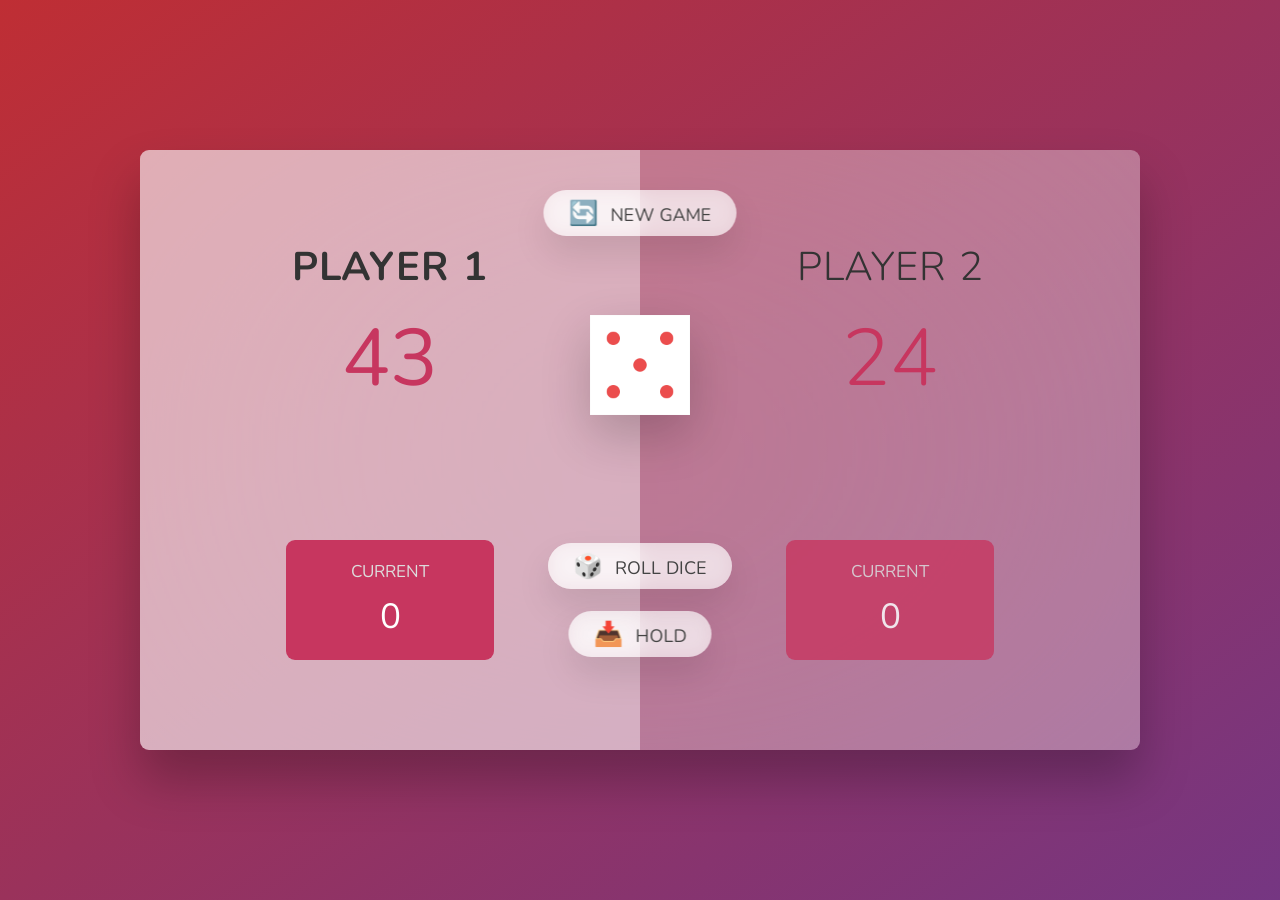
<file: index.html>
<!doctype html>
<html lang="en">
  <head>
    <meta charset="UTF-8" />
    <meta name="viewport" content="width=device-width, initial-scale=1.0" />
    <meta http-equiv="X-UA-Compatible" content="ie=edge" />
    <link rel="stylesheet" href="style.css" />
    <title>Pig Game</title>
  </head>
  <body>
    <main>
      <section class="player player--0 player--active">
        <h2 class="name" id="name--0">Player 1</h2>
        <p class="score" id="score--0">43</p>
        <div class="current">
          <p class="current-label">Current</p>
          <p class="current-score" id="current--0">0</p>
        </div>
      </section>
      <section class="player player--1">
        <h2 class="name" id="name--1">Player 2</h2>
        <p class="score" id="score--1">24</p>
        <div class="current">
          <p class="current-label">Current</p>
          <p class="current-score" id="current--1">0</p>
        </div>
      </section>

      <img src="dice-5.png" alt="Playing dice" class="dice" />
      <button class="btn btn--new">🔄 New game</button>
      <button class="btn btn--roll">🎲 Roll dice</button>
      <button class="btn btn--hold">📥 Hold</button>
    </main>
    <script src="script.js"></script>
  </body>
</html>
</file>
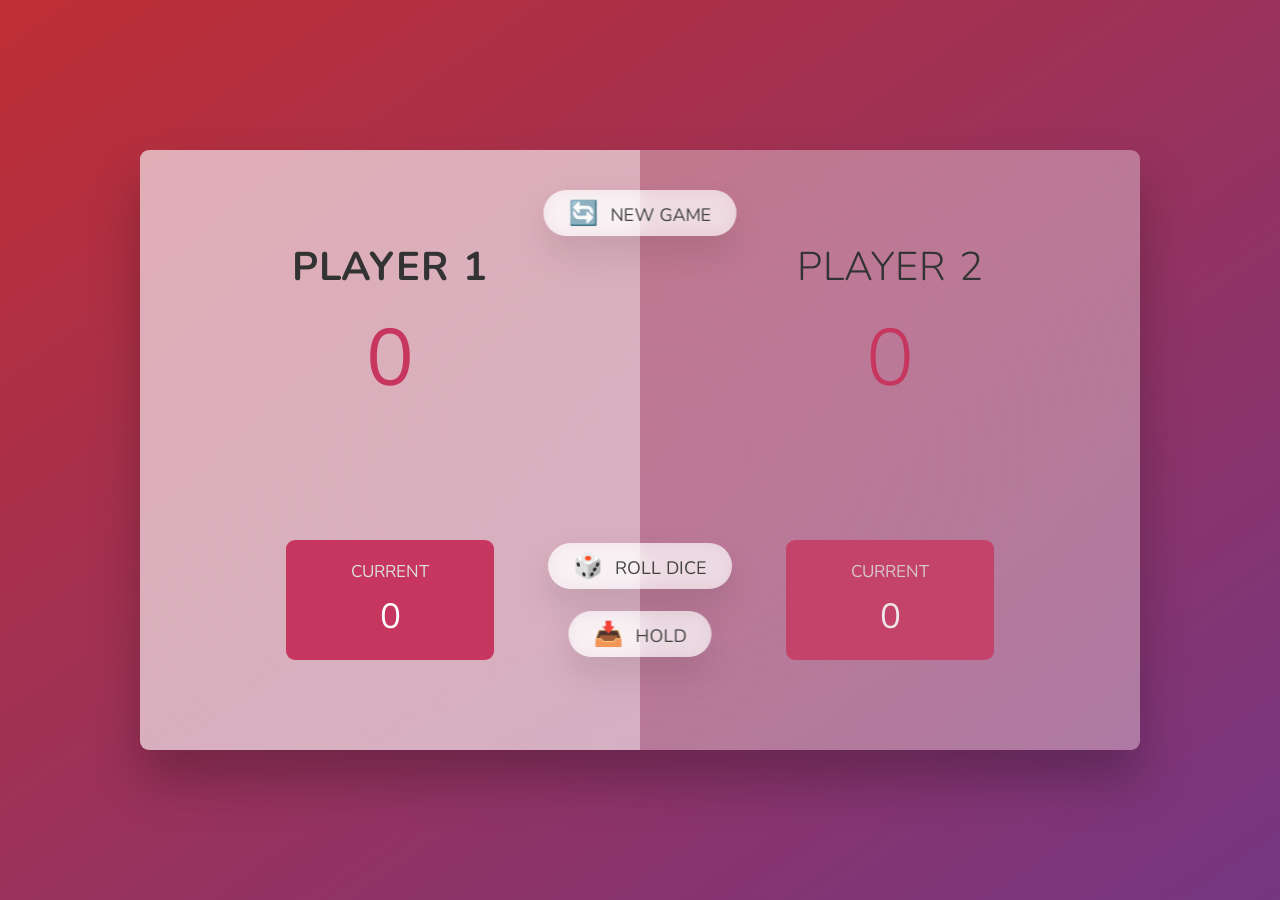
<file: Sekcja7a/index.html>
<!doctype html>
<html lang="en">
  <head>
    <meta charset="UTF-8" />
    <meta name="viewport" content="width=device-width, initial-scale=1.0" />
    <meta http-equiv="X-UA-Compatible" content="ie=edge" />
    <link rel="stylesheet" href="style.css" />
    <title>Pig Game</title>
  </head>
  <body>
    <main>
      <section class="player player--0 player--active">
        <h2 class="name" id="name--0">Player 1</h2>
        <p class="score" id="score--0">0</p>
        <div class="current">
          <p class="current-label">Current</p>
          <p class="current-score" id="current--0">0</p>
        </div>
      </section>
      <section class="player player--1">
        <h2 class="name" id="name--1">Player 2</h2>
        <p class="score" id="score--1">0</p>
        <div class="current">
          <p class="current-label">Current</p>
          <p class="current-score" id="current--1">0</p>
        </div>
      </section>
      <img src="dice-5.png" alt="Playing dice" class="dice hidden" />
      <button class="btn btn--new">🔄 New game</button>
      <button class="btn btn--roll">🎲 Roll dice</button>
      <button class="btn btn--hold">📥 Hold</button>
    </main>
    <script src="script.js"></script>
  </body>
</html>
</file>
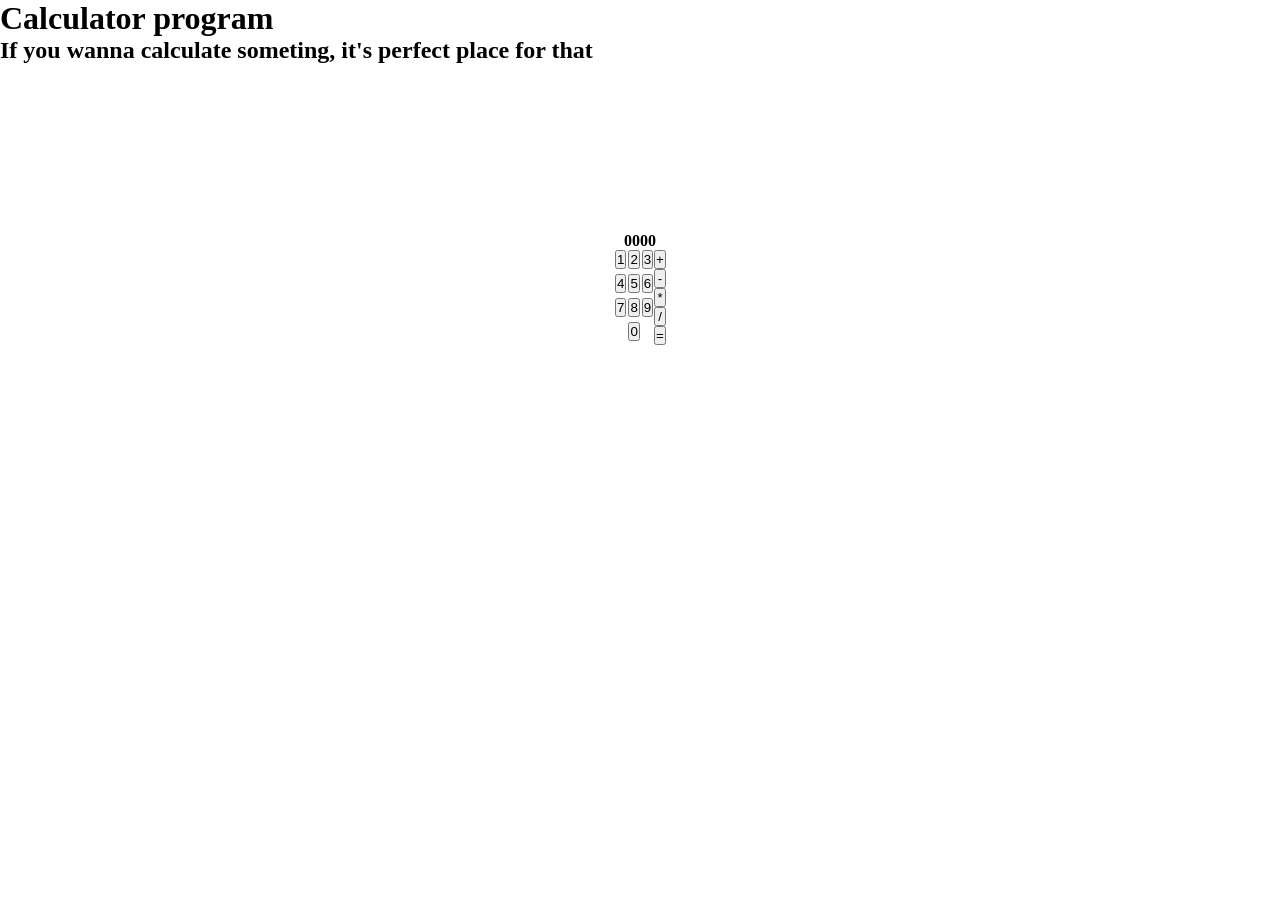
<file: JS/Calculator/index.html>
<!doctype html>
<html lang="en">
  <head>
    <meta charset="UTF-8" />
    <meta name="viewport" content="width=device-width, initial-scale=1.0" />
    <title>Calculator</title>
    <link rel="stylesheet" href="./style.css" />
  </head>
  <body>
    <header>
      <div class="header">
        <h1>Calculator program</h1>
        <h2>If you wanna calculate someting, it's perfect place for that</h2>
      </div>
    </header>
    <!-- In main (TODO)
     TEST
      tab with +/-/etc...
      place with result of calculates
      every element like +/-/=/etc... need id
    -->
    <main>
      <div class="calc-container">
        <div class="calc-content">
          <div class="result">
            <h4 id="result">0000</h4>
          </div>
          <div class="calc-options">
            <div class="numbers">
              <button class="number" id="1" onclick="calc(1)">1</button>
              <button class="number" id="2" onclick="calc(2)">2</button>
              <button class="number" id="3" onclick="calc(3)">3</button>
              <button class="number" id="4" onclick="calc(4)">4</button>
              <button class="number" id="5" onclick="calc(5)">5</button>
              <button class="number" id="6" onclick="calc(6)">6</button>
              <button class="number" id="7" onclick="calc(7)">7</button>
              <button class="number" id="8" onclick="calc(8)">8</button>
              <button class="number" id="9" onclick="calc(9)">9</button>
              <button class="number" id="0" onclick="calc(0)">0</button>
            </div>
            <div class="operations">
              <button class="operation" id="+" onclick="operation('+')">
                +
              </button>
              <button class="operation" id="-" onclick="operation('-')">
                -
              </button>
              <button class="operation" id="*" onclick="operation('*')">
                *
              </button>
              <button class="operation" id="/" onclick="operation('/')">
                /
              </button>
              <button class="operation" id="=" onclick="operation('=')">
                =
              </button>
            </div>
          </div>
        </div>
      </div>
    </main>
    <footer></footer>
    <script src="./script.js"></script>
  </body>
</html>
</file>
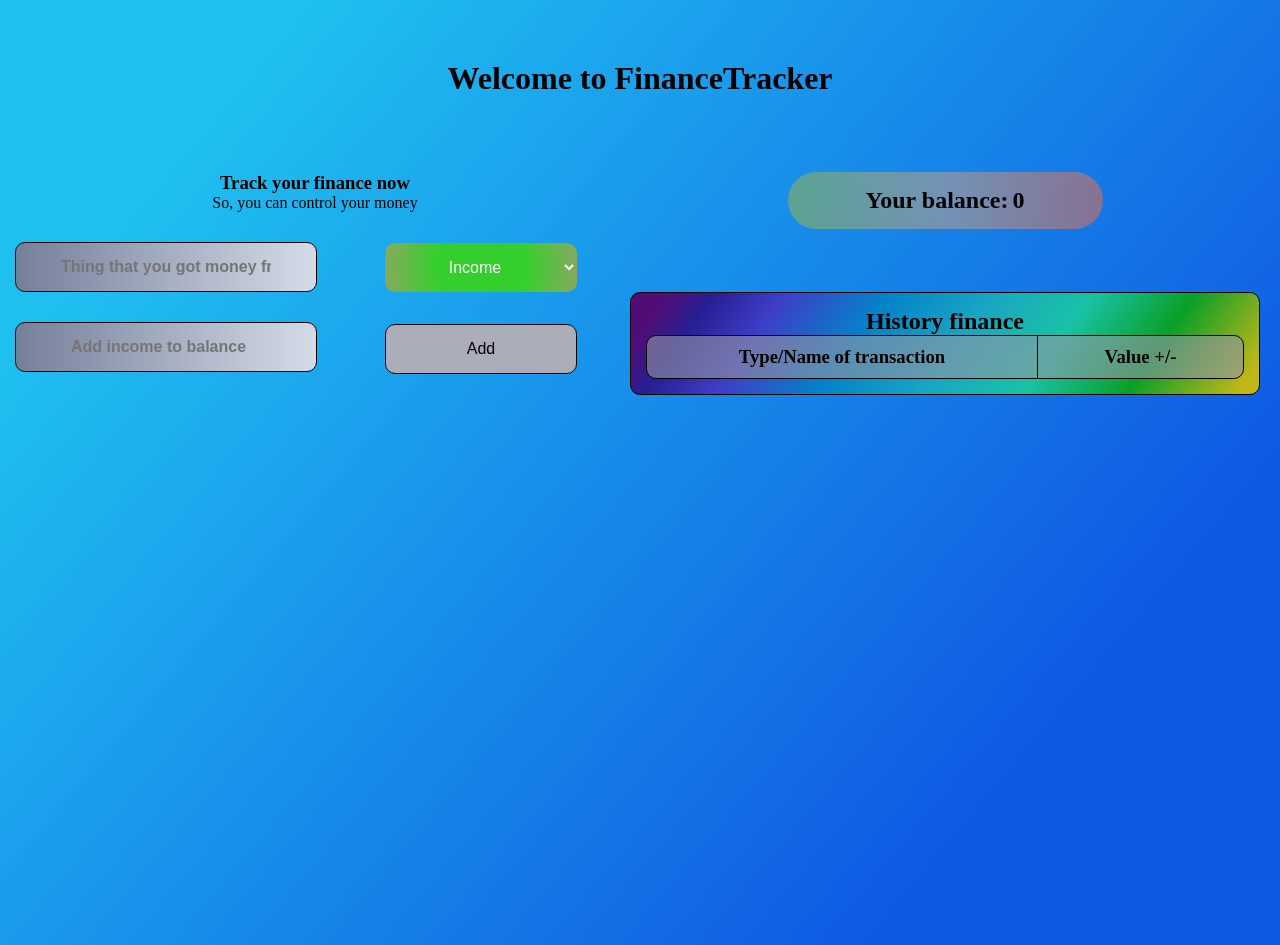
<file: JS/FinanceTracker/index.html>
<!doctype html>
<html lang="en">
  <head>
    <meta charset="UTF-8" />
    <meta name="viewport" content="width=device-width, initial-scale=1.0" />
    <title>FinanceTracker</title>
    <link rel="stylesheet" href="./style.css" />
  </head>
  <body>
    <header>
      <h1>Welcome to FinanceTracker</h1>
    </header>
    <main>
      <div class="mainCountainer">
        <div class="leftCountainer">
          <div class="info">
            <h3>Track your finance now</h3>
            <p>So, you can control your money</p>
          </div>
          <div class="form">
            <div class="inputs">
              <input type="text" id="text-input" class="input" />
              <input type="number" id="balance-input" class="input" />
            </div>
            <div class="interaction">
              <select name="select" id="type" class="selects">
                <option value="income" class="income-select">Income</option>
                <option value="expense" class="expense-select">
                  Expense
                </option></select
              ><br />
              <button type="button" onclick="track()" class="btn">Add</button>
            </div>
          </div>
        </div>
        <div class="rightCountainer">
          <div class="balance">
            <h2>Your balance:</h2>
            <h2 id="balance">0</h2>
          </div>
          <div class="history">
            <div class="tab">
              <h2>History finance</h2>
              <div class="header-tab first-header-tab">
                <h3 class="content-h3">Type/Name of transaction</h3>
                <h3 class="content-h3">Value +/-</h3>
              </div>
              <div id="history"></div>
            </div>
          </div>
        </div>
      </div>
    </main>
    <footer></footer>
    <script src="./script.js"></script>
  </body>
</html>
</file>
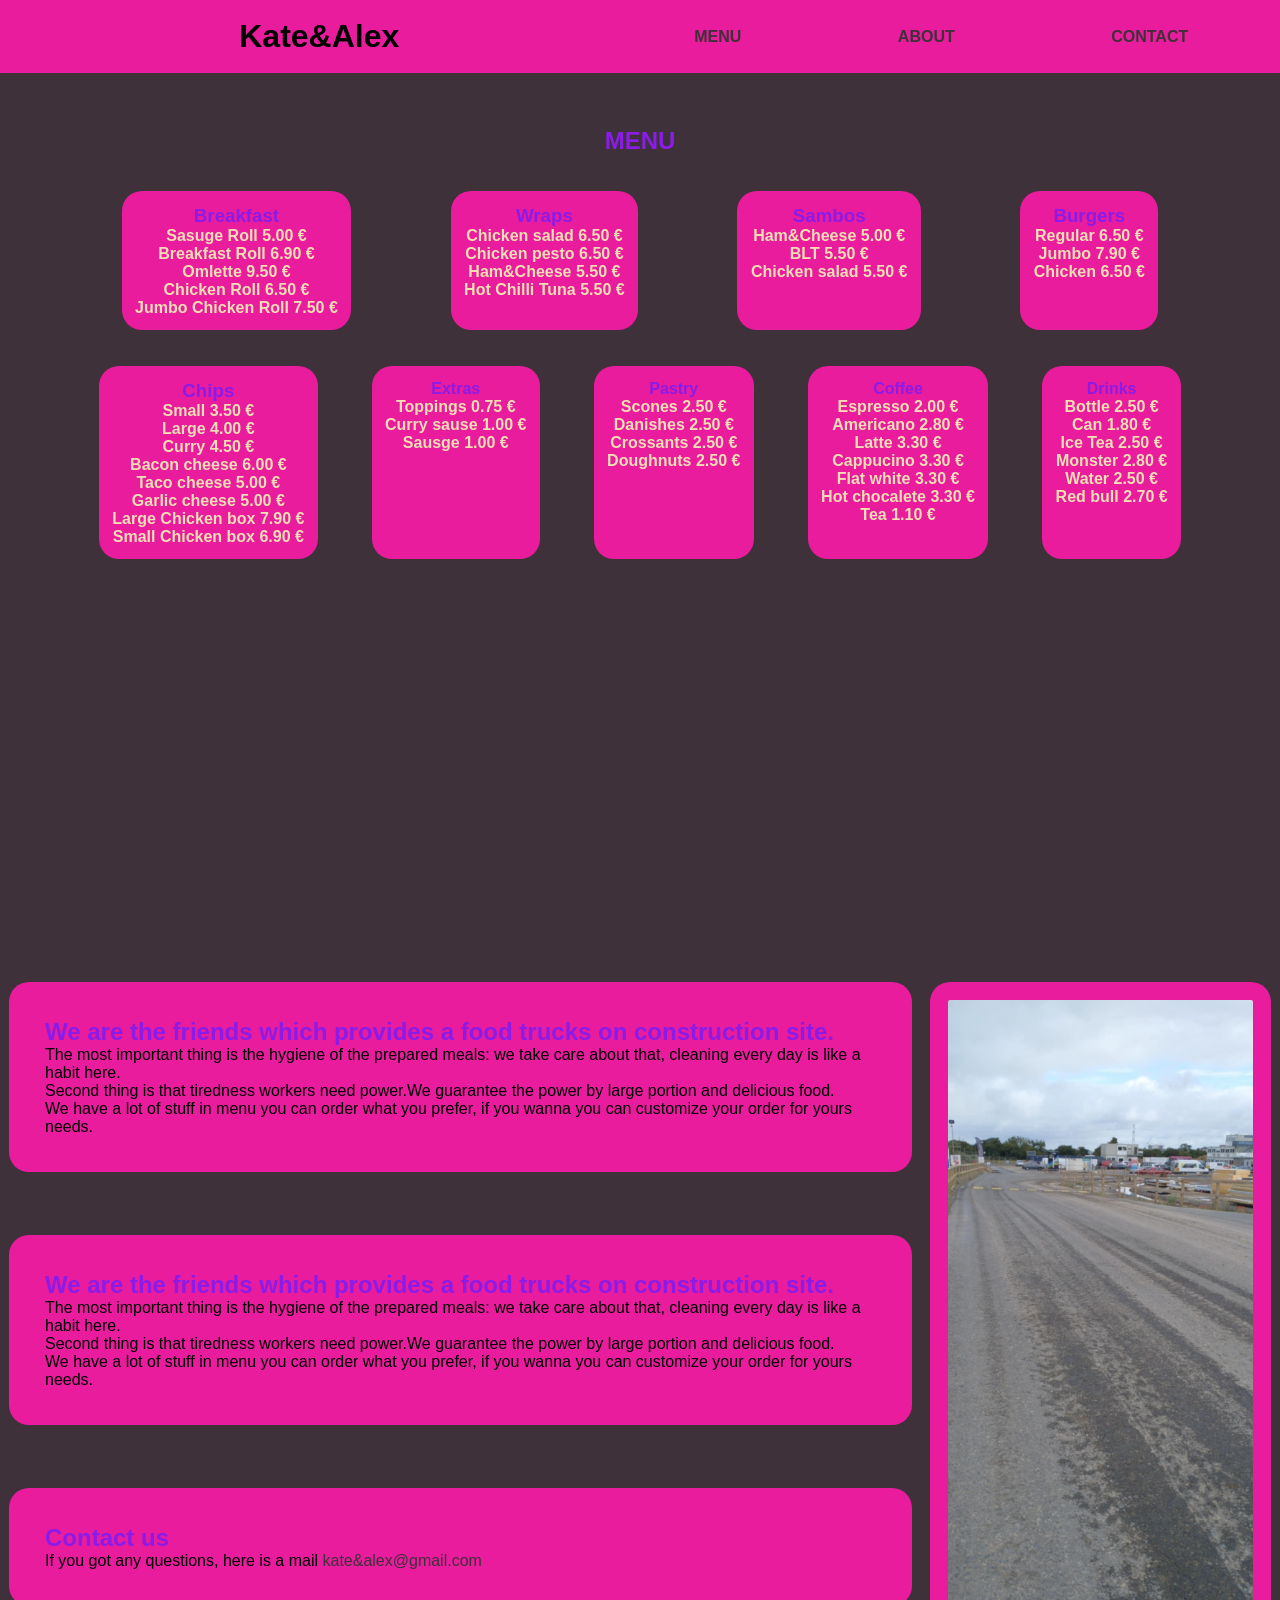
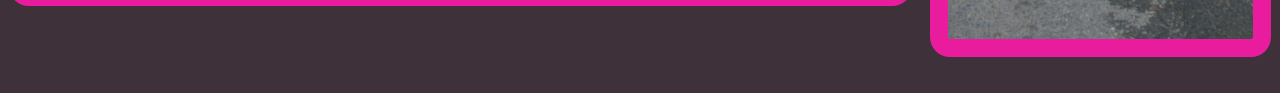
<file: JS/kanapki/index.html>
<!DOCTYPE html>
<html lang="en">
  <head>
    <meta charset="UTF-8" />
    <meta name="viewport" content="width=device-width, initial-scale=1.0" />
    <title>Kate&Alex</title>
    <link rel="stylesheet" href="style.css" />
  </head>
  <body>
    <header>
      <h1>Kate&Alex</h1>
      <nav>
        <ul>
          <li>
            <a href="#menu"><b>MENU</b></a>
          </li>
          <li>
            <a href="#about"><b>ABOUT</b></a>
          </li>
          <li>
            <a href="#contact"><b>CONTACT</b></a>
          </li>
        </ul>
      </nav>
    </header>
    <main>
      <section id="menu">
        <h2>MENU</h2>
        <!-- 
        Zrobić opcje menu jako Modale 
        Po kliknięciu w daną opcje menu
        Wyskakuje okienko z danymi pozycjami i cenami
        -->
        <div class="menu">
          <div class="content">
            <h3>Breakfast</h3>
            <p class="menu-option">Sasuge Roll 5.00 €</p>
            <p class="menu-option">Breakfast Roll 6.90 €</p>
            <p class="menu-option">Omlette 9.50 €</p>
            <p class="menu-option">Chicken Roll 6.50 €</p>
            <p class="menu-option">Jumbo Chicken Roll 7.50 €</p>
          </div>
          <div class="content">
            <h3>Wraps</h3>
            <p class="menu-option">Chicken salad 6.50 €</p>
            <p class="menu-option">Chicken pesto 6.50 €</p>
            <p class="menu-option">Ham&Cheese 5.50 €</p>
            <p class="menu-option">Hot Chilli Tuna 5.50 €</p>
          </div>
          <div class="content">
            <h3>Sambos</h3>
            <p class="menu-option">Ham&Cheese 5.00 €</p>
            <p class="menu-option">BLT 5.50 €</p>
            <p class="menu-option">Chicken salad 5.50 €</p>
          </div>
          <div class="content">
            <h3>Burgers</h3>
            <p class="menu-option">Regular 6.50 €</p>
            <p class="menu-option">Jumbo 7.90 €</p>
            <p class="menu-option">Chicken 6.50 €</p>
          </div>
          <div class="content">
            <h3>Chips</h3>
            <p class="menu-option">Small 3.50 €</p>
            <p class="menu-option">Large 4.00 €</p>
            <p class="menu-option">Curry 4.50 €</p>
            <p class="menu-option">Bacon cheese 6.00 €</p>
            <p class="menu-option">Taco cheese 5.00 €</p>
            <p class="menu-option">Garlic cheese 5.00 €</p>
            <p class="menu-option">Large Chicken box 7.90 €</p>
            <p class="menu-option">Small Chicken box 6.90 €</p>
          </div>
          <div class="content">
            <h4>Extras</h4>
            <p class="menu-option">Toppings 0.75 €</p>
            <p class="menu-option">Curry sause 1.00 €</p>
            <p class="menu-option">Sausge 1.00 €</p>
          </div>
          <div class="content">
            <h4>Pastry</h4>
            <p class="menu-option">Scones 2.50 €</p>
            <p class="menu-option">Danishes 2.50 €</p>
            <p class="menu-option">Crossants 2.50 €</p>
            <p class="menu-option">Doughnuts 2.50 €</p>
          </div>
          <div class="content">
            <h4>Coffee</h4>
            <p class="menu-option">Espresso 2.00 €</p>
            <p class="menu-option">Americano 2.80 €</p>
            <p class="menu-option">Latte 3.30 €</p>
            <p class="menu-option">Cappucino 3.30 €</p>
            <p class="menu-option">Flat white 3.30 €</p>
            <p class="menu-option">Hot chocalete 3.30 €</p>
            <p class="menu-option">Tea 1.10 €</p>
          </div>
          <div class="content">
            <h4>Drinks</h4>
            <p class="menu-option">Bottle 2.50 €</p>
            <p class="menu-option">Can 1.80 €</p>
            <p class="menu-option">Ice Tea 2.50 €</p>
            <p class="menu-option">Monster 2.80 €</p>
            <p class="menu-option">Water 2.50 €</p>
            <p class="menu-option">Red bull 2.70 €</p>
          </div>
        </div>
      </section>
      <section id="about">
        <div class="about">
          <div class="about-left">
            <div class="about-text">
              <h2>
                We are the friends which provides a food trucks on construction
                site.
              </h2>
              <p>
                The most important thing is the hygiene of the prepared meals:
                we take care about that, cleaning every day is like a habit
                here.
              </p>
              <p>
                Second thing is that tiredness workers need power.We guarantee
                the power by large portion and delicious food.
              </p>
              <p>
                We have a lot of stuff in menu you can order what you prefer, if
                you wanna you can customize your order for yours needs.
              </p>
            </div>
            <div class="about-text">
              <h2>
                We are the friends which provides a food trucks on construction
                site.
              </h2>
              <p>
                The most important thing is the hygiene of the prepared meals:
                we take care about that, cleaning every day is like a habit
                here.
              </p>
              <p>
                Second thing is that tiredness workers need power.We guarantee
                the power by large portion and delicious food.
              </p>
              <p>
                We have a lot of stuff in menu you can order what you prefer, if
                you wanna you can customize your order for yours needs.
              </p>
            </div>
            <section id="contact">
              <div class="contact-text">
                <h2>Contact us</h2>
                <p>
                  If you got any questions, here is a mail
                  <a href="mailto:kate&alex@gmail.com">kate&alex@gmail.com</a>
                </p>
              </div>
            </section>
          </div>

          <div class="about-photo">
            <img src="./about.jpg" alt="" />
          </div>
        </div>
      </section>
    </main>
    <footer></footer>
  </body>
</html>
</file>
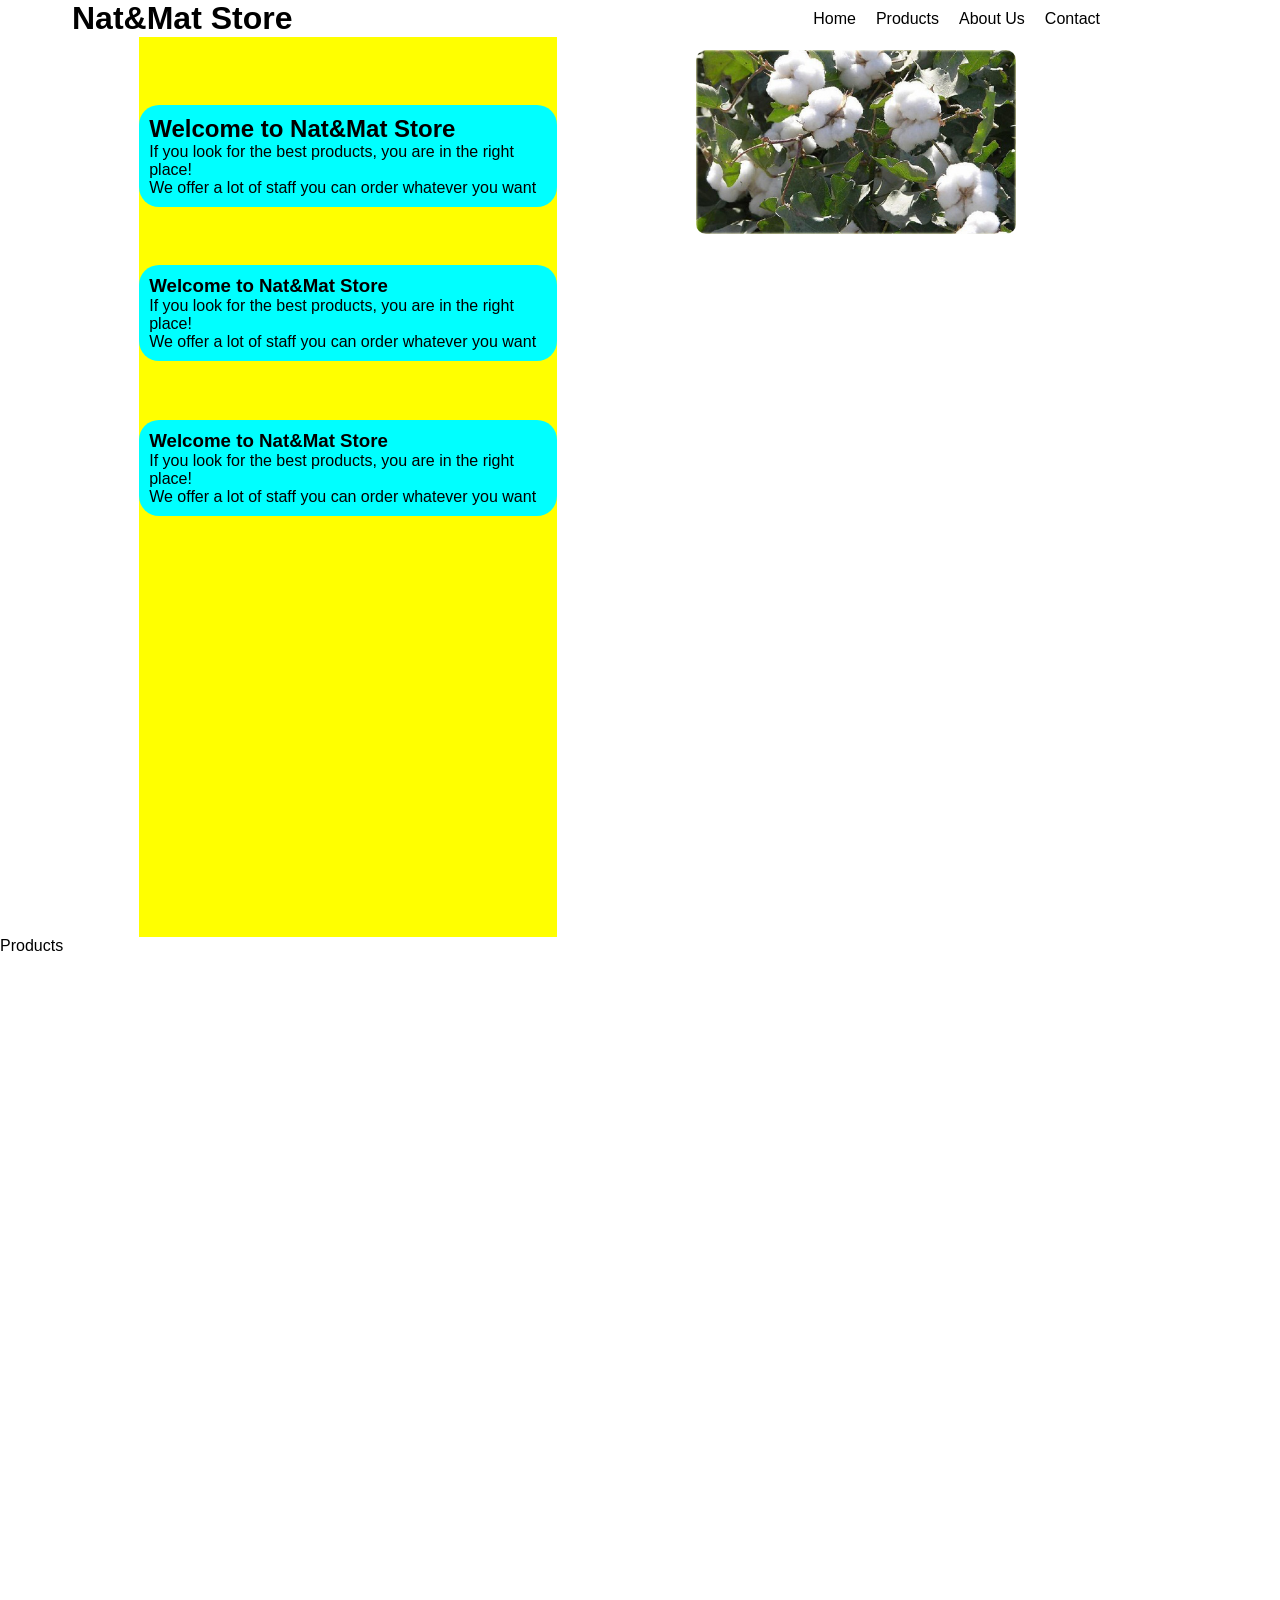
<file: JS/Nat&Mat/index.html>
<!DOCTYPE html>
<html lang="en">
  <head>
    <meta charset="UTF-8" />
    <meta name="viewport" content="width=device-width, initial-scale=1.0" />
    <title>Nat&Mat Store</title>
    <link rel="stylesheet" href="./style.css" />
  </head>
  <body>
    <div class="head">
      <header>
        <h1>Nat&Mat Store</h1>
      </header>
      <nav>
        <ul>
          <li><a href="#home">Home</a></li>
          <li><a href="#products">Products</a></li>
          <li><a href="#about">About Us</a></li>
          <li><a href="#contact">Contact</a></li>
        </ul>
      </nav>
    </div>
    <div class="content">
      <div class="content-left">
        <main>
          <section id="home" class="sek1">
            <div class="content-left-tab">
              <h2>Welcome to Nat&Mat Store</h2>
              <p>
                If you look for the best products, you are in the right place!
              </p>
              <p>We offer a lot of staff you can order whatever you want</p>
            </div>
            <div class="content-left-tab">
              <h3>Welcome to Nat&Mat Store</h3>
              <p>
                If you look for the best products, you are in the right place!
              </p>
              <p>We offer a lot of staff you can order whatever you want</p>
            </div>
            <div class="content-left-tab">
              <h3>Welcome to Nat&Mat Store</h3>
              <p>
                If you look for the best products, you are in the right place!
              </p>
              <p>We offer a lot of staff you can order whatever you want</p>
            </div>
          </section>
        </main>
      </div>
      <div class="content-right">
        <img src="./test.jpg" alt="" />
      </div>
    </div>
    <div class="products">
      <main>
        <section id="products">
          <p>Products</p>
        </section>
      </main>
    </div>
    <footer></footer>
  </body>
</html>
</file>
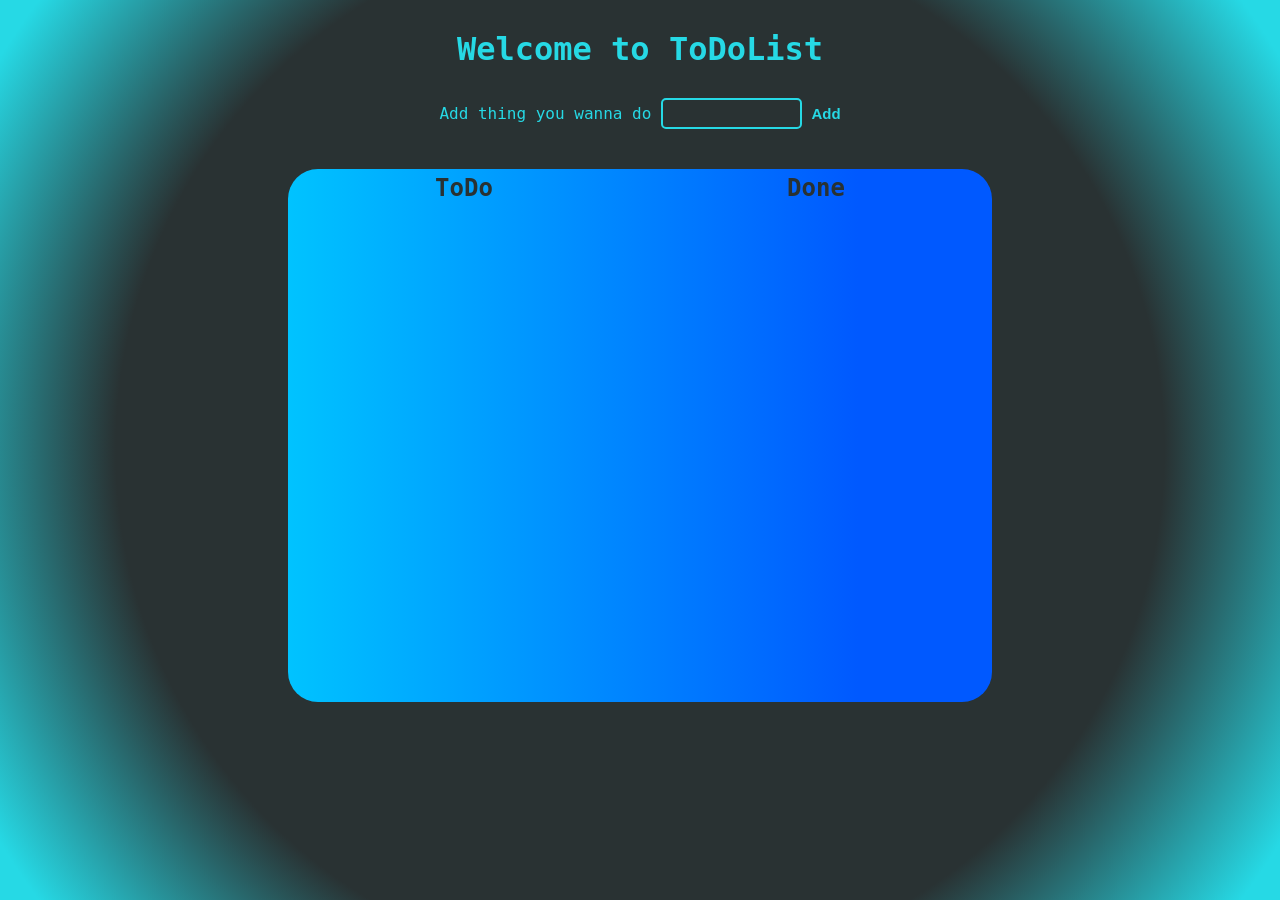
<file: JS/ToDo/index.html>
<!DOCTYPE html>
<html lang="en">
  <head>
    <meta charset="UTF-8" />
    <meta name="viewport" content="width=device-width, initial-scale=1.0" />
    <title>ToDoList</title>
    <link rel="stylesheet" href="./style.css" />
  </head>
  <body>
    <header>
      <h1>Welcome to ToDoList</h1>
      <p class="data">
        Add thing you wanna do <input type="text" id="iDo" class="inputText" />
        <input type="button" value="Add" id="addBtn" class="btn" />
      </p>
    </header>
    <main>
      <div class="countainer">
        <div class="con">
          <div class="toDoTasks"><h2>ToDo</h2></div>
          <div class="doneTasks"><h2>Done</h2></div>
        </div>
        <div class="conContent">
          <div class="toDoContent"></div>
          <div class="doneContent"></div>
        </div>
      </div>
    </main>
    <footer></footer>
    <!-- TODO add button on right of done task if wanna to delate but when click is back to todo TODO -->
    <script src="./script.js"></script>
  </body>
</html>
</file>
<file: style.css>
@import url('https://fonts.googleapis.com/css2?family=Nunito&display=swap');

* {
  margin: 0;
  padding: 0;
  box-sizing: inherit;
}

html {
  font-size: 62.5%;
  box-sizing: border-box;
}

body {
  font-family: 'Nunito', sans-serif;
  font-weight: 400;
  height: 100vh;
  color: #333;
  background-image: linear-gradient(to top left, #753682 0%, #bf2e34 100%);
  display: flex;
  align-items: center;
  justify-content: center;
}

/* LAYOUT */
main {
  position: relative;
  width: 100rem;
  height: 60rem;
  background-color: rgba(255, 255, 255, 0.35);
  backdrop-filter: blur(200px);
  filter: blur();
  box-shadow: 0 3rem 5rem rgba(0, 0, 0, 0.25);
  border-radius: 9px;
  overflow: hidden;
  display: flex;
}

.player {
  flex: 50%;
  padding: 9rem;
  display: flex;
  flex-direction: column;
  align-items: center;
  transition: all 0.75s;
}

/* ELEMENTS */
.name {
  position: relative;
  font-size: 4rem;
  text-transform: uppercase;
  letter-spacing: 1px;
  word-spacing: 2px;
  font-weight: 300;
  margin-bottom: 1rem;
}

.score {
  font-size: 8rem;
  font-weight: 300;
  color: #c7365f;
  margin-bottom: auto;
}

.player--active {
  background-color: rgba(255, 255, 255, 0.4);
}
.player--active .name {
  font-weight: 700;
}
.player--active .score {
  font-weight: 400;
}

.player--active .current {
  opacity: 1;
}

.current {
  background-color: #c7365f;
  opacity: 0.8;
  border-radius: 9px;
  color: #fff;
  width: 65%;
  padding: 2rem;
  text-align: center;
  transition: all 0.75s;
}

.current-label {
  text-transform: uppercase;
  margin-bottom: 1rem;
  font-size: 1.7rem;
  color: #ddd;
}

.current-score {
  font-size: 3.5rem;
}

/* ABSOLUTE POSITIONED ELEMENTS */
.btn {
  position: absolute;
  left: 50%;
  transform: translateX(-50%);
  color: #444;
  background: none;
  border: none;
  font-family: inherit;
  font-size: 1.8rem;
  text-transform: uppercase;
  cursor: pointer;
  font-weight: 400;
  transition: all 0.2s;

  background-color: white;
  background-color: rgba(255, 255, 255, 0.6);
  backdrop-filter: blur(10px);

  padding: 0.7rem 2.5rem;
  border-radius: 50rem;
  box-shadow: 0 1.75rem 3.5rem rgba(0, 0, 0, 0.1);
}

.btn::first-letter {
  font-size: 2.4rem;
  display: inline-block;
  margin-right: 0.7rem;
}

.btn--new {
  top: 4rem;
}
.btn--roll {
  top: 39.3rem;
}
.btn--hold {
  top: 46.1rem;
}

.btn:active {
  transform: translate(-50%, 3px);
  box-shadow: 0 1rem 2rem rgba(0, 0, 0, 0.15);
}

.btn:focus {
  outline: none;
}

.dice {
  position: absolute;
  left: 50%;
  top: 16.5rem;
  transform: translateX(-50%);
  height: 10rem;
  box-shadow: 0 2rem 5rem rgba(0, 0, 0, 0.2);
}

.player--winner {
  background-color: #2f2f2f;
}

.player--winner .name {
  font-weight: 700;
  color: #c7365f;
}
</file>
<file: Sekcja7a/style.css>
@import url('https://fonts.googleapis.com/css2?family=Nunito&display=swap');

* {
  margin: 0;
  padding: 0;
  box-sizing: inherit;
}

html {
  font-size: 62.5%;
  box-sizing: border-box;
}

body {
  font-family: 'Nunito', sans-serif;
  font-weight: 400;
  height: 100vh;
  color: #333;
  background-image: linear-gradient(to top left, #753682 0%, #bf2e34 100%);
  display: flex;
  align-items: center;
  justify-content: center;
}

/* LAYOUT */
main {
  position: relative;
  width: 100rem;
  height: 60rem;
  background-color: rgba(255, 255, 255, 0.35);
  backdrop-filter: blur(200px);
  filter: blur();
  box-shadow: 0 3rem 5rem rgba(0, 0, 0, 0.25);
  border-radius: 9px;
  overflow: hidden;
  display: flex;
}

.player {
  flex: 50%;
  padding: 9rem;
  display: flex;
  flex-direction: column;
  align-items: center;
  transition: all 0.75s;
}

/* ELEMENTS */
.name {
  position: relative;
  font-size: 4rem;
  text-transform: uppercase;
  letter-spacing: 1px;
  word-spacing: 2px;
  font-weight: 300;
  margin-bottom: 1rem;
}

.score {
  font-size: 8rem;
  font-weight: 300;
  color: #c7365f;
  margin-bottom: auto;
}

.player--active {
  background-color: rgba(255, 255, 255, 0.4);
}
.player--active .name {
  font-weight: 700;
}
.player--active .score {
  font-weight: 400;
}

.player--active .current {
  opacity: 1;
}

.current {
  background-color: #c7365f;
  opacity: 0.8;
  border-radius: 9px;
  color: #fff;
  width: 65%;
  padding: 2rem;
  text-align: center;
  transition: all 0.75s;
}

.current-label {
  text-transform: uppercase;
  margin-bottom: 1rem;
  font-size: 1.7rem;
  color: #ddd;
}

.current-score {
  font-size: 3.5rem;
}

/* ABSOLUTE POSITIONED ELEMENTS */
.btn {
  position: absolute;
  left: 50%;
  transform: translateX(-50%);
  color: #444;
  background: none;
  border: none;
  font-family: inherit;
  font-size: 1.8rem;
  text-transform: uppercase;
  cursor: pointer;
  font-weight: 400;
  transition: all 0.2s;

  background-color: white;
  background-color: rgba(255, 255, 255, 0.6);
  backdrop-filter: blur(10px);

  padding: 0.7rem 2.5rem;
  border-radius: 50rem;
  box-shadow: 0 1.75rem 3.5rem rgba(0, 0, 0, 0.1);
}

.btn::first-letter {
  font-size: 2.4rem;
  display: inline-block;
  margin-right: 0.7rem;
}

.btn--new {
  top: 4rem;
}
.btn--roll {
  top: 39.3rem;
}
.btn--hold {
  top: 46.1rem;
}

.btn:active {
  transform: translate(-50%, 3px);
  box-shadow: 0 1rem 2rem rgba(0, 0, 0, 0.15);
}

.btn:focus {
  outline: none;
}

.dice {
  position: absolute;
  left: 50%;
  top: 16.5rem;
  transform: translateX(-50%);
  height: 10rem;
  box-shadow: 0 2rem 5rem rgba(0, 0, 0, 0.2);
}
.hidden {
  display: none;
}
.player--winner {
  background-color: #2f2f2f;
}

.player--winner .name {
  font-weight: 700;
  color: #c7365f;
}
</file>
<file: JS/Calculator/style.css>
* {
  margin: 0;
  padding: 0;
  box-sizing: border-box;
}

.calc-container {
  display: flex;
  width: 100vw;
  height: 50vh;
  justify-content: center;
  align-items: center;
}
.calc-options,
.calc-content {
  text-align: center;
  display: flex;
  justify-content: space-between;
}
.calc-content,
.operations {
  display: flex;
  flex-direction: column;
}
.numbers {
  font-size: larger;
  width: 40px;
  display: flex;
  flex-wrap: wrap;
  justify-content: space-around;
}
.number {
  margin-bottom: 5px;
}
</file>
<file: JS/FinanceTracker/style.css>
* {
  margin: 0;
  padding: 0;
  box-sizing: border-box;
}
body {
  height: 100vh;
  background: linear-gradient(
    310deg,
    rgba(16, 90, 227, 1) 20%,
    rgba(31, 191, 240, 1) 85%
  );
}
h1 {
  margin-top: 5vh;
}
h1,
h3,
p {
  padding: 15px;
  text-align: center;
}
h3 {
  padding: 10px 10px 0px 10px;
}
p {
  padding: 0px 15px 15px 15px;
}
.mainCountainer {
  align-items: center;
  max-width: 100vw;
  display: flex;
  margin-top: 5vh;
}
.leftCountainer {
  flex: 1;
}
.rightCountainer {
  flex: 1;
  margin: 0px 20px 0px 0px;
}
.form {
  display: flex;
  text-align: center;
}
.inputs {
  flex: 1;
}
.input {
  color: rgb(0, 47, 255);
  padding: 20px;
  margin: 10px;
}
.interaction {
  flex: 1;
}
.selects,
.btn {
  cursor: pointer;
  width: 15vw;
  padding: 15px;
  margin: 16px;
}
.input {
  background-image: linear-gradient(
    to right,
    #757f9a 0%,
    #d7dde8 51%,
    #757f9a 100%
  );
}
.input {
  color: black;
  font-weight: bold;
  margin: 15px;
  padding: 15px 45px;
  text-align: center;
  transition: 0.5s;
  background-size: 200% auto;
  border-radius: 10px;
}
.input:hover {
  background-position: right center;
  text-decoration: none;
}
.input,
.selects,
.btn {
  border: solid 1px;
  border-radius: 10px;
  font-size: 16px;
}
.selects {
  box-shadow: none;
  border: none;
}
.expense-btn {
  background-image: linear-gradient(
    to left,
    #9397a4be 30%,
    #e10d0dcd 51%,
    #d31313ed 70%
  );
  transition: 2s;
  background-size: 400% auto;
  background-position: right center;
}
.expense-btn:hover {
  background-position: left center;
  text-decoration: none;
}
.expense {
  color: red;
}
.income-btn {
  background-image: linear-gradient(
    to left,
    #9397a4be 30%,
    #52d343cb 51%,
    #14cf1df2 100%
  );
  transition: 2s;
  background-size: 400% auto;
  background-position: right center;
}
.income-btn:hover {
  background-position: left center;
  text-decoration: none;
}
.income {
  color: green;
}
.expense-select {
  text-align: center;
  background: #ff0000;
  background: radial-gradient(
    circle,
    rgba(255, 0, 0, 1) 20%,
    rgba(249, 252, 70, 0.87) 90%
  );
  background-color: red;
  color: white;
}
.income-select {
  background: RGBA(53, 207, 45, 0.95);
  background: radial-gradient(
    circle,
    rgba(53, 207, 45, 1) 45%,
    rgba(137, 168, 96, 1) 100%
  );
  background-color: green;
  color: white;
  text-align: center;
}
.income,
.expense {
  font-size: larger;
}
h2 {
  display: inline;
}
.balance {
  text-align: center;
  padding: 15px;
  margin: 15px 25%;
  border-radius: 40px;
  background-image: linear-gradient(
    to left,
    #d31313ed 0%,
    #9397a4be 50%,
    #14cf1df2 100%
  );
  transition: 3s;
  background-size: 400% auto;
  background-position: center center;
  /* center */
}

.balance-minus {
  background-position: right center;
}
.balance-plus {
  background-position: left center;
}
/* inside border */
.tab {
  text-align: center;
  margin-top: 7vh;
  background: #510d75;
  background: linear-gradient(
    125deg,
    rgba(81, 13, 117, 1) 5%,
    rgba(38, 31, 148, 1) 12%,
    rgba(62, 62, 199, 1) 22%,
    rgba(4, 131, 201, 1) 37%,
    rgba(25, 166, 194, 1) 52%,
    rgba(25, 194, 166, 1) 66%,
    rgb(10, 159, 40) 81%,
    rgba(194, 183, 25, 1) 97%
  );
  border: solid 1px;
  border-radius: 10px;
  height: auto;
  width: 100%;
  padding: 15px;
}

.header-tab,
.content-tab,
.content-tab-last {
  background-color: rgba(147, 151, 164, 0.6);
  display: flex;
  font-weight: bold;
}
.content-h3,
.content {
  padding: 10px;
  /* flex 1 to make equals tabs */
  flex: 1;
  justify-content: space-between;
  text-align: center;
}
.content-h3:first-child,
.content:first-child {
  flex-grow: 2;
  border: solid;
  border-width: 0 1px 0 0;
}
.header-tab {
  border: solid 1px;
  border-radius: 10px 10px 0px 0px;
}
.first-header-tab {
  border: solid 1px;
  border-radius: 10px 10px 10px 10px;
}
.content-tab {
  border: solid 1px;
  border-width: 0px 1px 1px 1px;
}
.content-tab-last {
  border: solid 1px;
  border-width: 0px 1px 1px 1px;
  border-radius: 0px 0px 10px 10px;
}
</file>
<file: JS/kanapki/style.css>
* {
  padding: 0;
  margin: 0;
  box-sizing: border-box;
  font-family: arial;
}
html {
  scroll-behavior: smooth;
}
a {
  color: #3e3139;
  text-decoration: none;
}
a:hover {
  color: rgb(94, 17, 94);
}
nav,
ul {
  display: flex;
  list-style: none;
  gap: 1vh;
  flex-grow: 1;
  justify-content: space-around;
  align-items: center;
}
h1 {
  text-align: center;
  flex-grow: 1;
}
h2,
h3,
h4 {
  color: #8b1ce8;
}

header {
  top: 0;
  position: sticky;
  display: flex;
  padding: 2vh;
  background-color: #e81c9d;
}
#menu {
  padding-top: 6vh;
  background-color: #3e3139;
  min-height: 90vh;
  text-align: center;
}
.menu {
  padding-top: 2vh;
  margin: 0px 8vh 0px 8vh;
  justify-content: space-around;
  display: flex;
  flex-direction: row;
  flex-wrap: wrap;
}
.menu-option {
  font-weight: bold;
  color: wheat;
}
.content {
  padding: 1.5vh;
  background-color: #e81c9d;
  border-radius: 20px;
  margin: 2vh;
}
#about {
  padding-top: 10vh;
  /* background-color: rgb(41, 34, 34); */
  background-color: #3e3139;
  min-height: 90vh;
}
.about {
  display: flex;
  align-items: flex-start;
  justify-content: space-around;
}
.about-text,
.contact-text {
  background-color: #e81c9d;
  border-radius: 20px;
  padding: 4vh;
  margin: 1vh;
}
.about-text:nth-child(2),
.contact-text {
  margin-top: 7vh;
}
.about-photo {
  justify-content: center;
}
img {
  margin: 1vh;
  background-color: #e81c9d;
  padding: 2vh;
  border-radius: 20px;
  max-height: 75vh;
}
</file>
<file: JS/Nat&Mat/style.css>
* {
  padding: 0;
  margin: 0;
  box-sizing: border-box;
  font-family: "Arial";
}
body {
  scroll-snap-type: y mandatory;
  overflow-y: scroll;
  height: 100vh;
}
section {
  height: 100vh;
  scroll-snap-align: start;
}
.sek1 {
  padding-top: 1vh;
  background-color: yellow;
}
.head {
  justify-content: space-between;
  display: flex;
  padding: 0px 20vh 0px 8vh;
}
a {
  text-decoration: none;
  color: black;
}

nav,
ul {
  gap: 20px;
  display: flex;
  list-style: none;
  align-items: center;
}

.content,
.content-left {
  display: flex;
}
.content-left {
  align-items: center;
  justify-content: center;
  flex-grow: 1;
}
.content-left-tab {
  margin-top: 6.5vh;
  padding: 10px;
  border-radius: 20px;
  background-color: aqua;
}
.content-right {
  flex-grow: 1;
}

/* section#home */
main {
  width: 60%;
}

img {
  margin-top: 1vw;
  max-width: 25vw;
  border-radius: 10px;
}
</file>
<file: JS/ToDo/style.css>
* {
  margin: 0;
  padding: 0;
  box-sizing: border-box;
}
html {
  min-height: 100vh;
  background: #293233;
  background: radial-gradient(
    circle,
    rgba(41, 50, 51, 1) 67%,
    rgba(38, 217, 229, 1) 96%
  );
  color: #26d9e5;
  font-family: Andale Mono, monospace;
}
input {
  border: none;
  color: #26d9e5;
  background-color: #293233;
  font-size: 15px;
}
.inputText {
  border: 2px solid #26d9e5;
  border-radius: 5px;
  width: 11vw;
  padding: 5px;
}
.btn {
  font-weight: bold;
}
.countainer {
  /* background: #ff3c00;
  background: linear-gradient(
    270deg,
    rgba(255, 60, 0, 1) 0%,
    rgba(166, 255, 0, 1) 100%
  ); */
  background: #0059ff;
  background: linear-gradient(
    270deg,
    rgba(0, 89, 255, 1) 19%,
    rgba(0, 195, 255, 1) 100%
  );
  border-radius: 30px;
  margin: 0 0 10vh 0;
}
.toDoTasks,
.doneTasks,
.toDoContent,
.doneContent {
  flex: 1;
  text-align: center;
  max-width: 100%;
  min-width: 0;
}

.task {
  max-width: 100%;
  word-wrap: break-word;
  white-space: normal;
  overflow-wrap: break-word;
  font-size: 20px;
  color: #293233;
  padding: 10px;
}
main {
  max-width: 55vw;
  margin: auto;
}
h1,
p {
  text-align: center;
}
.con,
.conContent {
  display: flex;
}
.conContent {
  min-height: 55vh;
  /* min-height: 50px; */
}
h1 {
  padding: 30px 0 15px 0;
}
h2 {
  color: #293233;
  padding: 5px;
}
.data {
  padding: 15px 0 40px 0;
}
</file>
